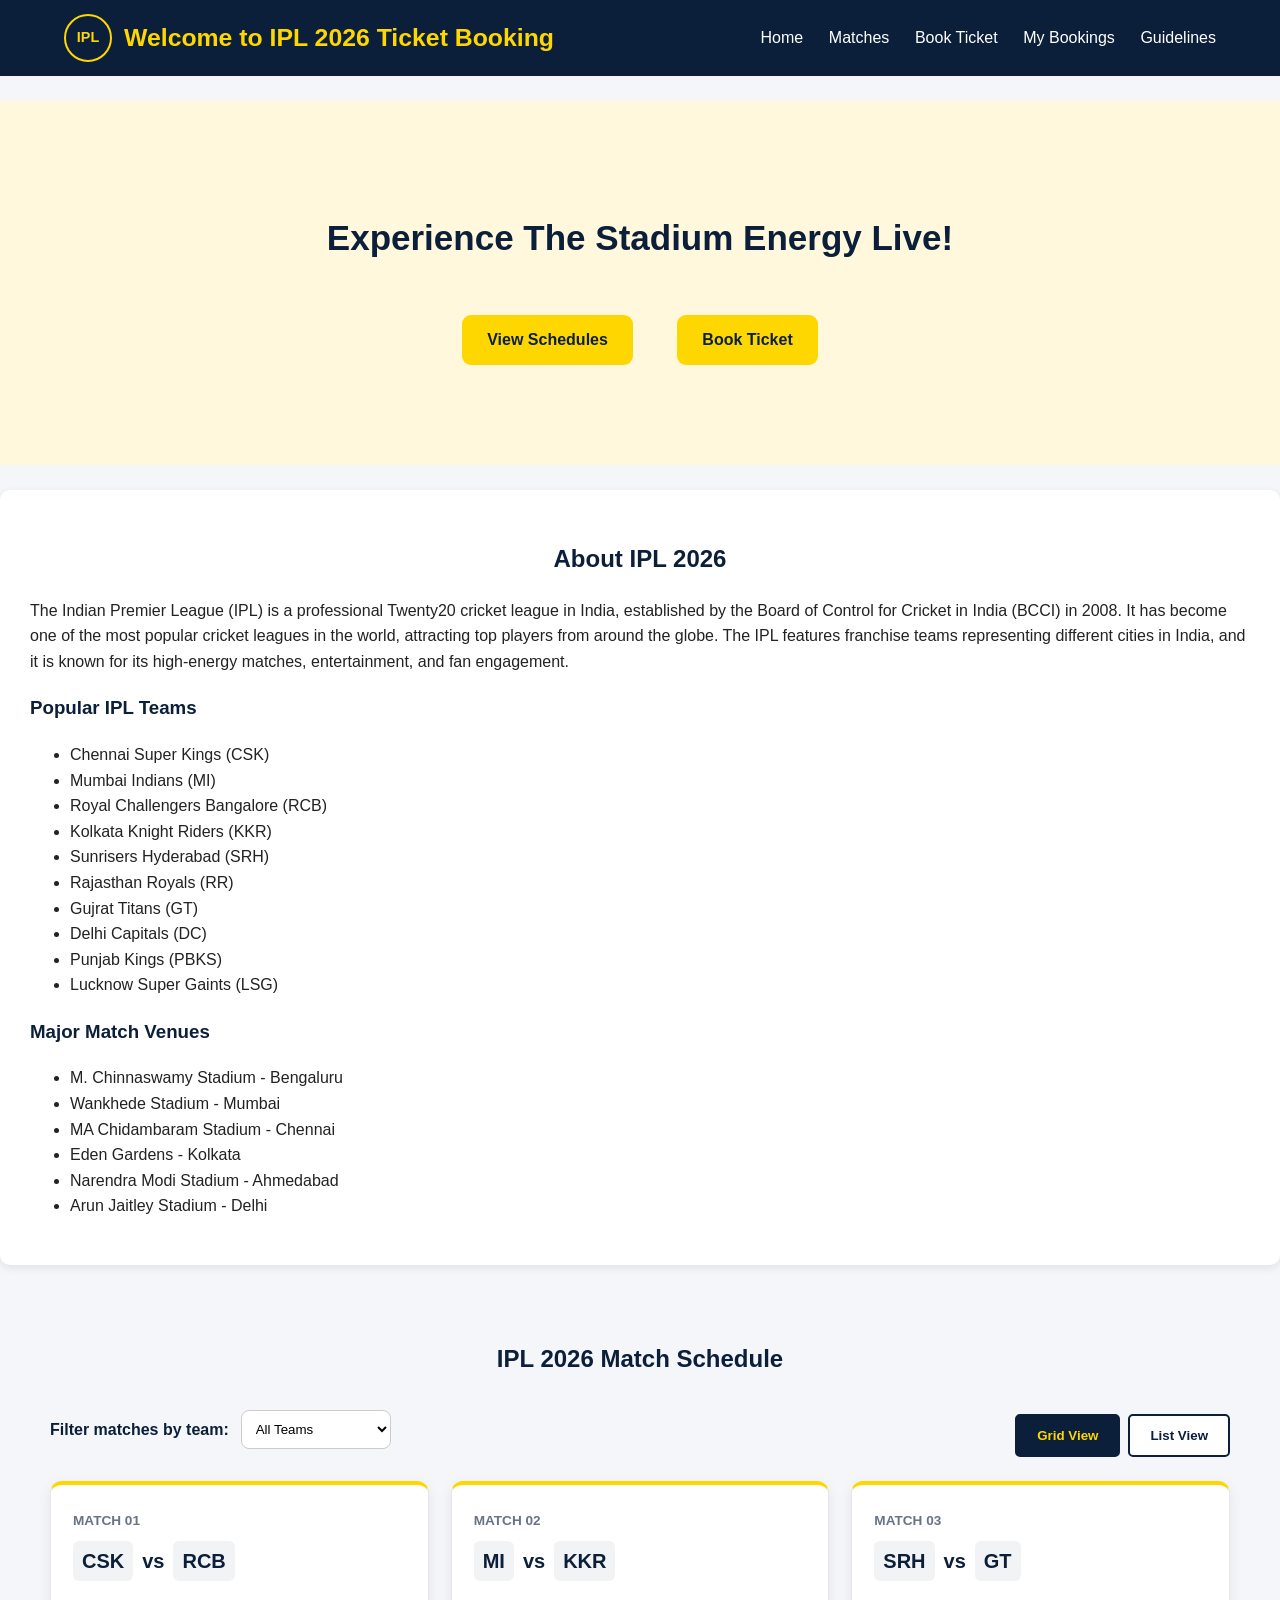
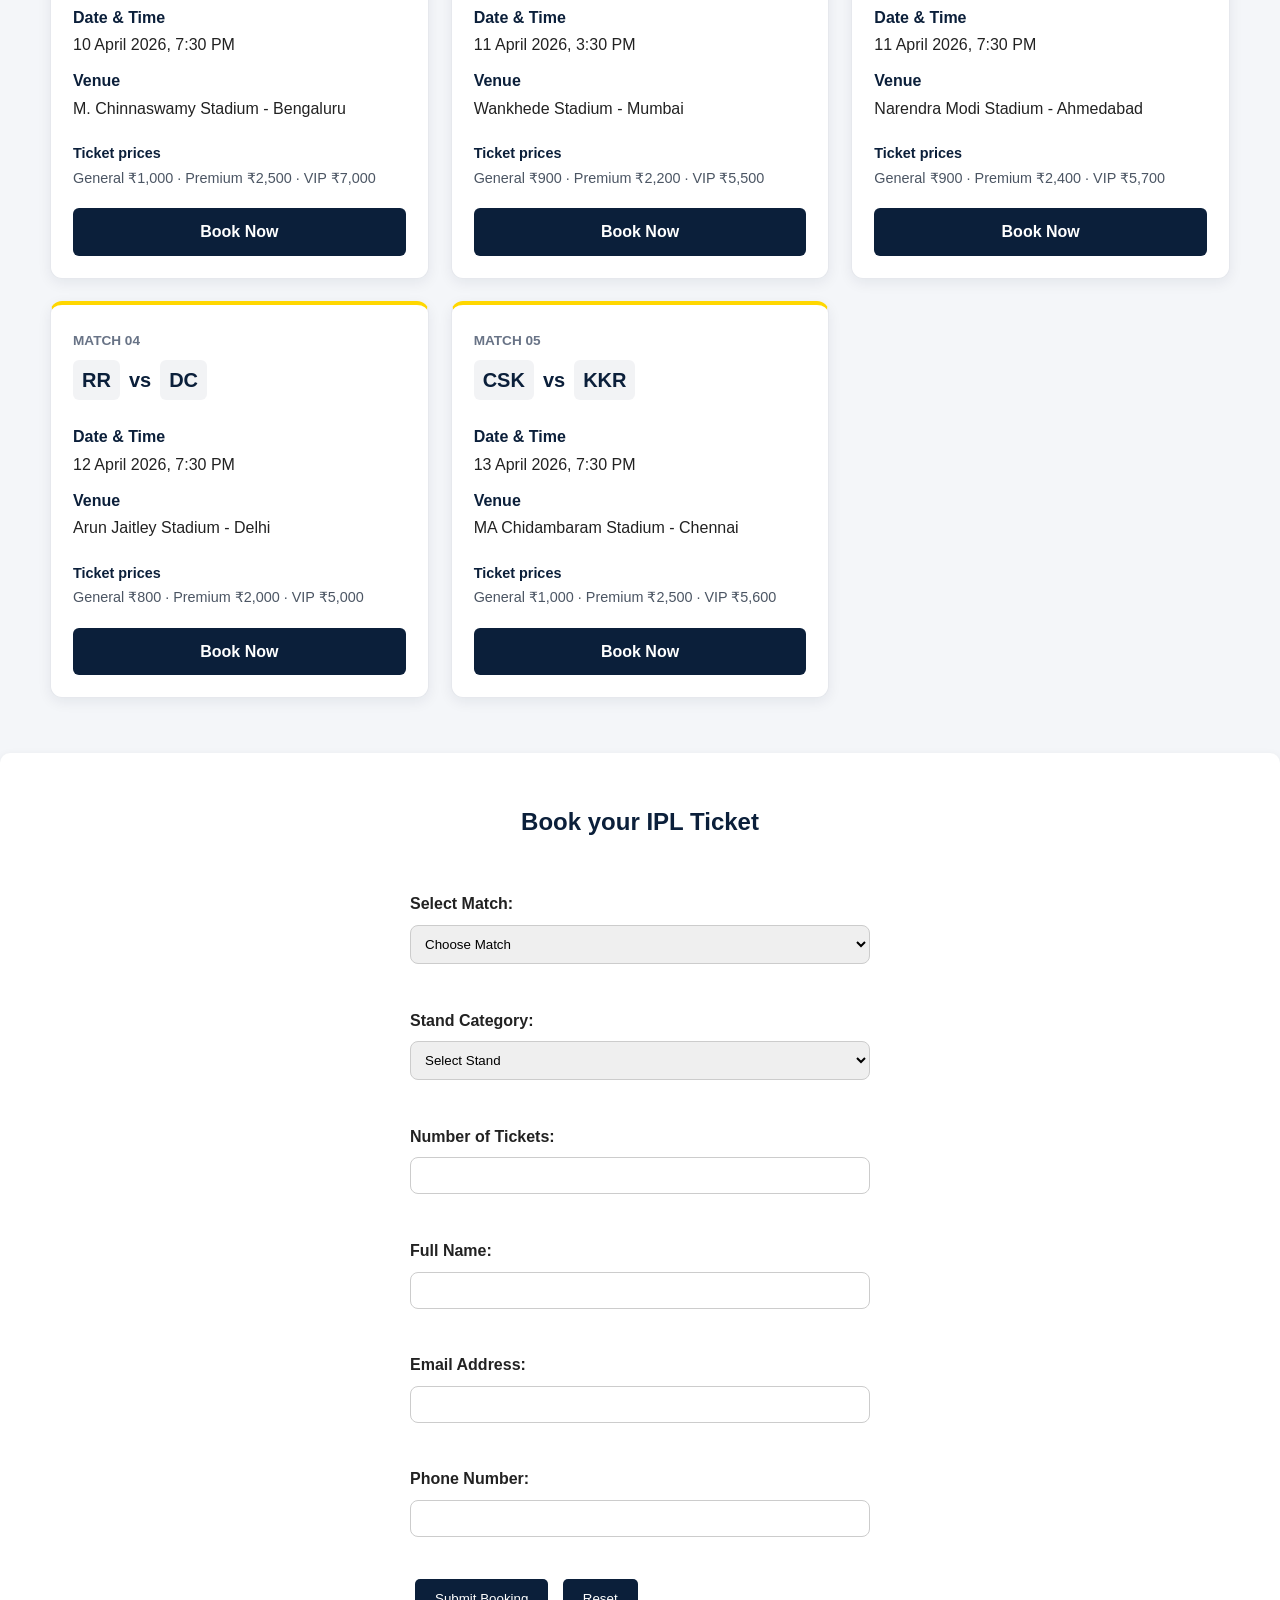
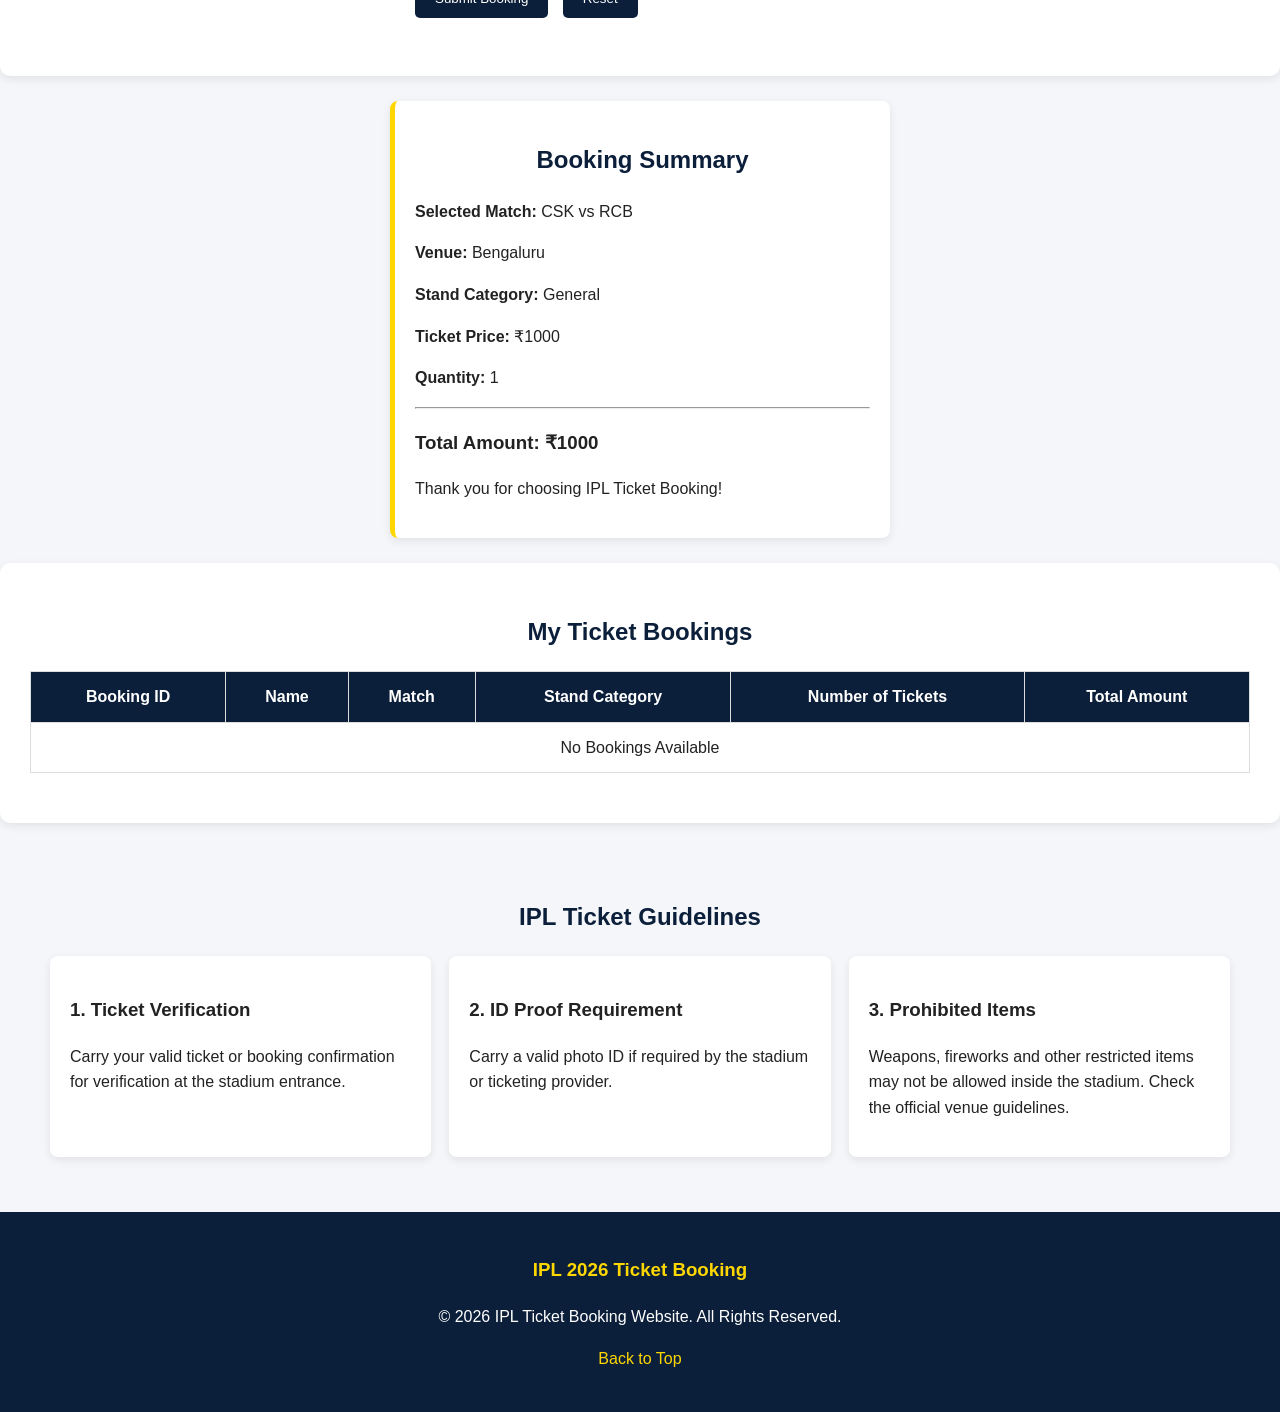
<file: index.html>
<!DOCTYPE html>
<html lang="en">
<head>
    <meta charset="UTF-8">
    <meta name="viewport" content="width=device-width, initial-scale=1.0">
    <title>Home | IPL 2026 Ticket Booking</title>
    <link rel="stylesheet" href="styles.css">
</head>
<body>

    <!--1. Navigation Bar-->
    <header class="site-header">
        <a class="site-brand" href="#home" aria-label="IPL ticket booking home">
            <span class="brand-mark" aria-hidden="true">IPL</span>
            <h1>Welcome to IPL 2026 Ticket Booking</h1>
        </a>

        <nav class="primary-navigation" id="primary-navigation" aria-label="Main navigation">
            <ul>
                <li><a href="#home">Home</a></li>
                <li><a href="#matches">Matches</a></li>
                <li><a href="booking.html">Book Ticket</a></li>
                <li><a href="#my-bookings">My Bookings</a></li>
                <li><a href="#guidelines">Guidelines</a></li>
            </ul>
        </nav>

        <button class="nav-toggle" type="button" aria-controls="primary-navigation"
            aria-expanded="false" aria-label="Open navigation menu">
            <span></span>
            <span></span>
            <span></span>
        </button>
    </header>

    <!--2. Hero Section-->
    <section id="home">
        <h2>Experience The Stadium Energy Live!</h2>

        <nav>
            <a href="#matches">View Schedules</a>

            <a href="booking.html">Book Ticket</a>
        </nav>
    </section>


    <!--3. About IPL-->
    <section id="about">
        <h2>About IPL 2026</h2>

        <p>
            The Indian Premier League (IPL) is a professional Twenty20 cricket league in India, established by the Board of Control for Cricket in India (BCCI) in 2008. It has become one of the most popular cricket leagues in the world, attracting top players from around the globe. The IPL features franchise teams representing different cities in India, and it is known for its high-energy matches, entertainment, and fan engagement.
        </p>

        <h3>Popular IPL Teams</h3>

        <ul>
            <li>Chennai Super Kings (CSK)</li>
            <li>Mumbai Indians (MI)</li>
            <li>Royal Challengers Bangalore (RCB)</li>
            <li>Kolkata Knight Riders (KKR)</li>
            <li>Sunrisers Hyderabad (SRH)</li>
            <li>Rajasthan Royals (RR)</li>
            <li>Gujrat Titans (GT)</li>
            <li>Delhi Capitals (DC)</li>
            <li>Punjab Kings (PBKS)</li>
            <li>Lucknow Super Gaints (LSG)</li>
        </ul>

        <h3>Major Match Venues</h3>

        <ul>
            <li>M. Chinnaswamy Stadium - Bengaluru</li>
            <li>Wankhede Stadium - Mumbai</li>
            <li>MA Chidambaram Stadium - Chennai</li>
            <li>Eden Gardens - Kolkata</li>
            <li>Narendra Modi Stadium - Ahmedabad</li>
            <li>Arun Jaitley Stadium - Delhi</li>
        </ul>

    </section>


    <!--4. Match Schedule-->
    <section id="matches" class="page-section">
        <h2>IPL 2026 Match Schedule</h2>

        <div class="match-controls">
            <div class="team-filter">
                <label for="Team">Filter matches by team:</label>
                <select id="Team" name="Team">
                    <option value="all">All Teams</option>
                    <option value="RCB">RCB</option>
                    <option value="CSK">CSK</option>
                    <option value="MI">MI</option>
                    <option value="KKR">KKR</option>
                    <option value="SRH">SRH</option>
                    <option value="RR">RR</option>
                    <option value="GT">GT</option>
                    <option value="DC">DC</option>
                    <option value="PBKS">PBKS</option>
                    <option value="LSG">LSG</option>
                </select>
            </div>

            <div class="view-toggle" role="group" aria-label="Match display style">
                <button class="view-button is-active" id="grid-view-button" type="button"
                    aria-pressed="true">Grid View</button>
                <button class="view-button" id="list-view-button" type="button"
                    aria-pressed="false">List View</button>
            </div>
        </div>

        <div class="match-grid" id="match-cards">
            <article class="match-card" data-teams="CSK RCB">
                <div class="match-card-heading">
                    <span class="match-number">Match 01</span>
                    <h3><span class="team-code">CSK</span> vs <span class="team-code">RCB</span></h3>
                </div>
                <div class="match-card-details">
                    <p><strong>Date &amp; Time</strong><span>10 April 2026, 7:30 PM</span></p>
                    <p><strong>Venue</strong><span>M. Chinnaswamy Stadium - Bengaluru</span></p>
                </div>
                <p class="match-pricing"><strong>Ticket prices</strong><span>General ₹1,000 · Premium ₹2,500 · VIP ₹7,000</span></p>
                <a href="#booking" class="schedule-book-button">Book Now</a>
            </article>

            <article class="match-card" data-teams="MI KKR">
                <div class="match-card-heading">
                    <span class="match-number">Match 02</span>
                    <h3><span class="team-code">MI</span> vs <span class="team-code">KKR</span></h3>
                </div>
                <div class="match-card-details">
                    <p><strong>Date &amp; Time</strong><span>11 April 2026, 3:30 PM</span></p>
                    <p><strong>Venue</strong><span>Wankhede Stadium - Mumbai</span></p>
                </div>
                <p class="match-pricing"><strong>Ticket prices</strong><span>General ₹900 · Premium ₹2,200 · VIP ₹5,500</span></p>
                <a href="#booking" class="schedule-book-button">Book Now</a>
            </article>

            <article class="match-card" data-teams="SRH GT">
                <div class="match-card-heading">
                    <span class="match-number">Match 03</span>
                    <h3><span class="team-code">SRH</span> vs <span class="team-code">GT</span></h3>
                </div>
                <div class="match-card-details">
                    <p><strong>Date &amp; Time</strong><span>11 April 2026, 7:30 PM</span></p>
                    <p><strong>Venue</strong><span>Narendra Modi Stadium - Ahmedabad</span></p>
                </div>
                <p class="match-pricing"><strong>Ticket prices</strong><span>General ₹900 · Premium ₹2,400 · VIP ₹5,700</span></p>
                <a href="#booking" class="schedule-book-button">Book Now</a>
            </article>

            <article class="match-card" data-teams="RR DC">
                <div class="match-card-heading">
                    <span class="match-number">Match 04</span>
                    <h3><span class="team-code">RR</span> vs <span class="team-code">DC</span></h3>
                </div>
                <div class="match-card-details">
                    <p><strong>Date &amp; Time</strong><span>12 April 2026, 7:30 PM</span></p>
                    <p><strong>Venue</strong><span>Arun Jaitley Stadium - Delhi</span></p>
                </div>
                <p class="match-pricing"><strong>Ticket prices</strong><span>General ₹800 · Premium ₹2,000 · VIP ₹5,000</span></p>
                <a href="#booking" class="schedule-book-button">Book Now</a>
            </article>

            <article class="match-card" data-teams="CSK KKR">
                <div class="match-card-heading">
                    <span class="match-number">Match 05</span>
                    <h3><span class="team-code">CSK</span> vs <span class="team-code">KKR</span></h3>
                </div>
                <div class="match-card-details">
                    <p><strong>Date &amp; Time</strong><span>13 April 2026, 7:30 PM</span></p>
                    <p><strong>Venue</strong><span>MA Chidambaram Stadium - Chennai</span></p>
                </div>
                <p class="match-pricing"><strong>Ticket prices</strong><span>General ₹1,000 · Premium ₹2,500 · VIP ₹5,600</span></p>
                <a href="#booking" class="schedule-book-button">Book Now</a>
            </article>
        </div>
        <p class="no-matches-message" id="no-matches-message" hidden>No matches found for this team.</p>
    </section>



    <!--6. Ticket Booking Form-->
    <section id="booking">

        <h2>Book your IPL Ticket</h2>

        <form>

            <label for="matche">Select Match:</label><br>

            <select id="match" name="match" required>
                <option value="">Choose Match</option>
                <option>CSK VS RCB</option>
                <option>MI VS KKR</option>
                <option>SRH VS GT</option>
                <option>RR VS DC</option>
                <option>CSK VS KKR</option>
            </select>
            <br><br>

            <label for="stand">Stand Category:</label><br>
            <select id="stand" name="stand">
                <option value="">Select Stand</option>
                <option>General</option>
                <option>Premimu</option>
                <option>VIP</option>
            </select>
            <br><br>

            <label for="ticket">Number of Tickets:</label><br>
            <input type="number" id="quantity" name="quantity" min="1" max="10" required>
            <br><br>

            <label for="name">Full Name:</label><br>
            <input type="text" id="name" name="name" required>
            <br><br>

            <label for="email">Email Address:</label><br>
            <input type="email" id="email" name="email" required>
            <br><br>

            <label for="phone">Phone Number:</label><br>
            <input type="tel" id="phone" name="phone" pattern="[0-9]{10}" maxlength="10" required>
            <br><br>

            <button type="submit">Submit Booking</button>
            <button type="reset">Reset</button>

        </form>

    </section>


    <!-- Part 7: Booking Summary -->
    <aside>

        <h2>Booking Summary</h2>

        <p>
            <strong>Selected Match:</strong>
            CSK vs RCB
        </p>

        <p>
            <strong>Venue:</strong>
            Bengaluru
        </p>

        <p>
            <strong>Stand Category:</strong>
            General
        </p>

        <p>
            <strong>Ticket Price:</strong>
            ₹1000
        </p>

        <p>
            <strong>Quantity:</strong>
            1
        </p>

        <hr>

        <h3>Total Amount: ₹1000</h3>

        <p>Thank you for choosing IPL Ticket Booking!</p>

    </aside>

    <!-- Part 8: My Ticket Bookings -->
    <section id="my-bookings">

        <h2>My Ticket Bookings</h2>

        <table border="1" cellpadding="8">

            <thead>
                <tr>
                    <th>Booking ID</th>
                    <th>Name</th>
                    <th>Match</th>
                    <th>Stand Category</th>
                    <th>Number of Tickets</th>
                    <th>Total Amount</th>
                </tr>
            </thead>

            <tbody>
                <tr>
                    <td colspan="6">No Bookings Available</td>
                </tr>
            </tbody>

        </table>

    </section>


        <!-- PART 9: GUIDELINES -->
        <section id="guidelines" class="page-section">

            <h2>IPL Ticket Guidelines</h2>

            <div class="guideline-grid">
                <article>
                    <h3>1. Ticket Verification</h3>
                    <p>
                        Carry your valid ticket or booking confirmation
                        for verification at the stadium entrance.
                    </p>
                </article>

                <article>
                    <h3>2. ID Proof Requirement</h3>
                    <p>
                        Carry a valid photo ID if required by the stadium
                        or ticketing provider.
                    </p>
                </article>

                <article>
                    <h3>3. Prohibited Items</h3>
                    <p>
                        Weapons, fireworks and other restricted items
                        may not be allowed inside the stadium.
                        Check the official venue guidelines.
                    </p>
                </article>
            </div>

        </section>


        <!-- PART 10: FOOTER -->
        <center>
        <footer>

        

            <h3>IPL 2026 Ticket Booking</h3>

            <p>
                © 2026 IPL Ticket Booking Website.
                All Rights Reserved.
            </p>

            <p>
                <a href="#home">Back to Top</a>
            </p>

        </footer>
        </center>

    <script src="app.js"></script>
</body>
</html>
</file>
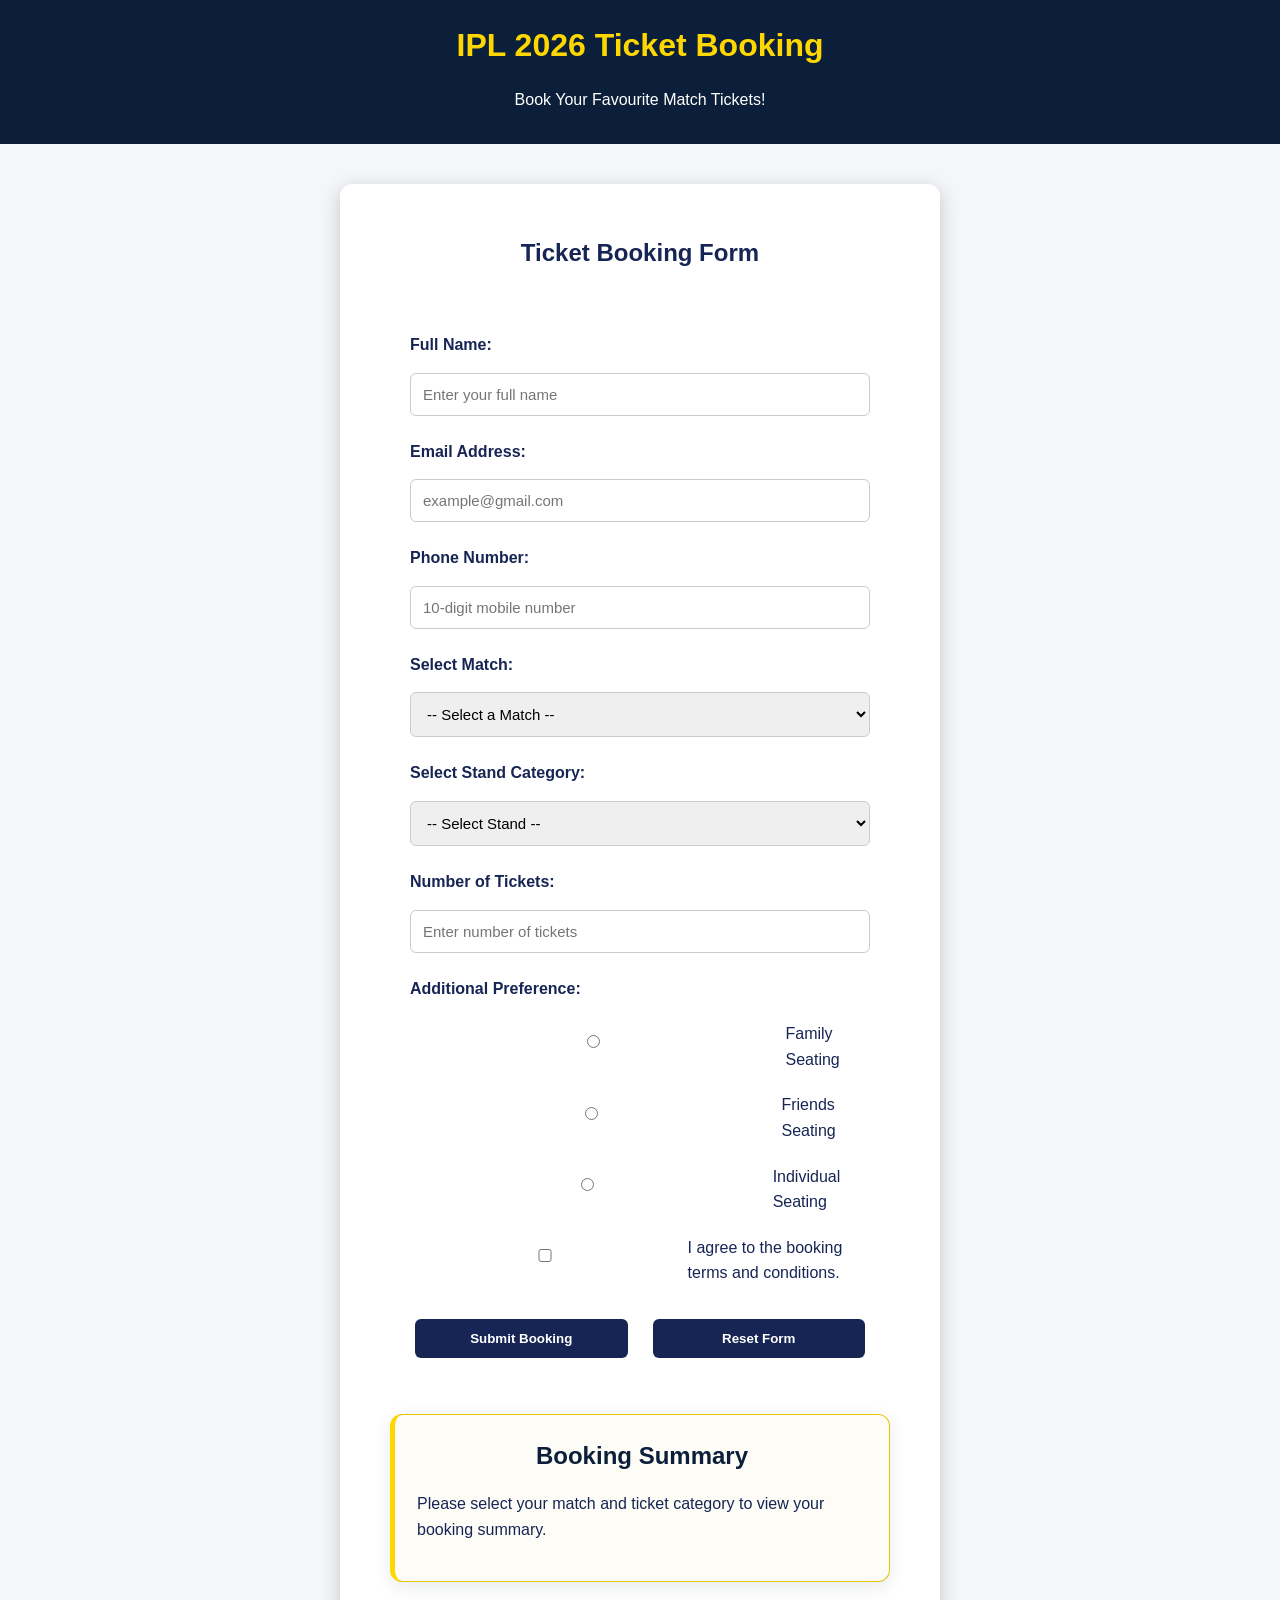
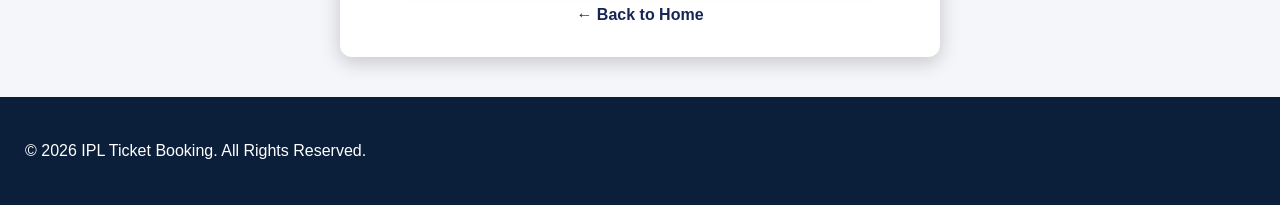
<file: booking.html>
<!DOCTYPE html>
<html lang="en">
<head>
    <meta charset="UTF-8">
    <meta name="viewport" content="width=device-width, initial-scale=1.0">
    <title>IPL Ticket Booking</title>
    <link rel="stylesheet" href="styles.css">
</head>

<body>

    <header>
        <h1>IPL 2026 Ticket Booking</h1>
        <p>Book Your Favourite Match Tickets!</p>
    </header>

    <main class="booking-container">

        <h2>Ticket Booking Form</h2>

        <form action="#" method="get">

            <!-- Name -->
            <label for="name">Full Name:</label>
            <input
                type="text"
                id="name"
                name="name"
                placeholder="Enter your full name"
                minlength="3"
                maxlength="40"
                pattern="[A-Za-z ]{3,40}"
                title="Enter 3 to 40 letters"
                required
            >

            <!-- Email -->
            <label for="email">Email Address:</label>
            <input
                type="email"
                id="email"
                name="email"
                placeholder="example@gmail.com"
                required
            >

            <!-- Phone -->
            <label for="phone">Phone Number:</label>
            <input
                type="tel"
                id="phone"
                name="phone"
                placeholder="10-digit mobile number"
                pattern="[0-9]{10}"
                minlength="10"
                maxlength="10"
                title="Enter exactly 10 digits"
                required
            >

            <!-- Match Selection -->
            <label for="match">Select Match:</label>
            <select id="match" name="match" required>
                <option value="">-- Select a Match --</option>
                <option value="RCB vs CSK">RCB vs CSK</option>
                <option value="MI vs KKR">MI vs KKR</option>
                <option value="RCB vs MI">RCB vs MI</option>
                <option value="CSK vs SRH">CSK vs SRH</option>
                <option value="KKR vs RR">KKR vs RR</option>
            </select>

            <!-- Stand Category -->
            <label for="stand">Select Stand Category:</label>
            <select id="stand" name="stand" required>
                <option value="">-- Select Stand --</option>
                <option value="General">General Stand</option>
                <option value="Premium">Premium Stand</option>
                <option value="VIP">VIP Stand</option>
                <option value="Corporate">Corporate Box</option>
            </select>

            <!-- Number of Tickets -->
            <label for="tickets">Number of Tickets:</label>
            <input
                type="number"
                id="tickets"
                name="tickets"
                min="1"
                max="10"
                placeholder="Enter number of tickets"
                required
            >

            <!-- Additional Preference -->
            <label>Additional Preference:</label>

            <div class="preference">
                <input
                    type="radio"
                    id="family"
                    name="preference"
                    value="Family"
                    required
                >
                <label for="family">Family Seating</label>
            </div>

            <div class="preference">
                <input
                    type="radio"
                    id="friends"
                    name="preference"
                    value="Friends"
                >
                <label for="friends">Friends Seating</label>
            </div>

            <div class="preference">
                <input
                    type="radio"
                    id="individual"
                    name="preference"
                    value="Individual"
                >
                <label for="individual">Individual Seating</label>
            </div>

            <!-- Terms -->
            <div class="preference">
                <input
                    type="checkbox"
                    id="terms"
                    name="terms"
                    required
                >
                <label for="terms">
                    I agree to the booking terms and conditions.
                </label>
            </div>

            <!-- Buttons -->
            <div class="form-buttons">
                <button type="submit">Submit Booking</button>
                <button type="reset">Reset Form</button>
            </div>

        </form>

        <aside class="booking-summary" id="booking-summary" aria-live="polite">
            <h2>Booking Summary</h2>
            <p id="summary-placeholder">
                Please select your match and ticket category to view your booking summary.
            </p>

            <div id="summary-content" hidden>
                <dl class="booking-summary-details">
                    <div>
                        <dt>Customer Name</dt>
                        <dd id="summary-name">Not entered</dd>
                    </div>
                    <div>
                        <dt>Selected Match</dt>
                        <dd id="summary-match">Not selected</dd>
                    </div>
                    <div>
                        <dt>Stand Category</dt>
                        <dd id="summary-stand">Not selected</dd>
                    </div>
                    <div>
                        <dt>Number of Tickets</dt>
                        <dd id="summary-quantity">0</dd>
                    </div>
                    <div>
                        <dt>Price per Ticket</dt>
                        <dd id="summary-unit-price">₹0</dd>
                    </div>
                </dl>

                <p class="booking-summary-total">
                    Total Price: <strong id="summary-total">₹0</strong>
                </p>
                <p class="booking-price-note">Sample prices for this academic project; not official IPL prices.</p>
            </div>
        </aside>

        <a href="index.html" class="back-link">
            ← Back to Home
        </a>

    </main>

    <footer>
        <p>© 2026 IPL Ticket Booking. All Rights Reserved.</p>
    </footer>

    <script src="app.js"></script>
</body>
</html>
</file>
<file: styles.css>
:root {
    --primary: #0B1F3A;
    --accent: #FFD700;
    --background: #F4F6F9;
    --text: #222222;
}

* {
    box-sizing:border-box;
}

html {
    scroll-behavior: smooth;
    scroll-padding-top: 90px;
}

body {
    margin: 0;
    padding: 0;
    font-family: Arial, sans-serif;
    background-color: var(--background);
    color: var(--text);
    line-height: 1.6;
}

section {
    padding: 30px;
    margin: 25px auto;
}

header {
    background-color: var(--primary);
    color: white;
    padding: 15px;
    text-align: center;
    position: sticky;
    top: 0;
    z-index: 1000;
}

header h1 {
    margin: 5px;
    color: var(--accent);
}

nav ul {
    list-style: none;
    padding: 0;
    margin: 10px 0;
}

nav li {
    display: inline-block;
    margin: 0 15px;
}

nav ul li a {
    color: white;
    text-decoration:none;
    font-weight:lighter;
}

nav ul li a:hover {
    color: var(--accent);
}

#home {
    max-width: 100%;
    min-height: 300px;
    background-color:cornsilk;
    text-align: center;
    padding: 80px 20px;
}

#home h2 {
    font-size: 35px;
}

#home a {
    display:inline-block;
    background-color: var(--accent);
    color: var(--primary);
    padding: 12px 25px;
    margin: 20px;
    border-radius: 9px;
    text-decoration:none;
    font-weight: bold;
}

#home a:hover {
    background-color: white;
}

h2 {
    color: var(--primary);
    text-align: center;
}

#about {
    background-color: white;
    border-radius: 10px;
    box-shadow: 0 3px 10px #00000015;
}

#about h3 {
    color: var(--primary);
}

table {
    width: 100%;
    border-collapse: collapse;
    background-color: white;
    margin: 20px auto;
}

th {
    background-color: var(--primary);
    color: white;
    padding: 12px;
}

td {
    padding: 12px;
    text-align: center;
}

th,td {
    border: 1px solid #dddddd;
}

tr:hover {
    background-color: #FFF5CC;
}

select, input {
    padding: 10px;
    margin: 8px 0;
    border: 1px solid #cccccc;
    border-radius: 8px;
}

select {
    cursor:pointer;
}


#booking {
    background-color: white;
    border-radius: 10px;
    box-shadow: 0 3px 10px #00000015;
}

form {
    max-width: 500px;
    margin: auto;
    padding: 20px;
}

form label {
    font-weight: bold;
    display:inline-block;
    margin-top: 10px;
}

form input, form select {
    width: 100%;
}

button {
    background-color: var(--primary);
    color:white;
    padding: 12px 20px;
    border:none;
    border-radius: 5px;
    cursor: pointer;
    margin: 8px 5px;
}

button:hover {
    background: #174A7E;
}


aside {
    max-width: 500px;
    margin: 25px auto;
    padding: 20px;
    background-color:white;
    border-left: 5px solid var(--accent);
    border-radius: 8px;
    box-shadow: 0 3px 10px #00000015;
}


#my-bookings {
    background-color: white;
    border-radius: 10px;
    box-shadow: 0 3px 10px #00000015;
}


#guidelines article {
    background-color: white;
    padding: 20px;
    margin: 15px 0;
    border-radius: 8px;
    box-shadow: 0 3px 10px #00000015;
}

#guidelines articles h3 {
    color: var(--primary);
}


footer {
    background-color: var(--primary);
    color: white;
    padding: 25px;
}

footer h3 {
    color: var(--accent);
}

footer a {
    color: var(--accent);
    text-decoration:none;
}

footer a:hover {
    color: white;
}



/* ACTIVITY 3 - BOOKING FORM */

.booking-container {
    max-width: 600px;
    margin: 40px auto;
    padding: 30px;
    background: #ffffff;
    color: #172554;
    border-radius: 12px;
    box-shadow: 0 5px 20px rgba(0, 0, 0, 0.2);
}

.booking-container h2 {
    text-align: center;
    color: #172554;
    margin-bottom: 25px;
}

.booking-container form > label {
    display: block;
    margin-top: 15px;
    margin-bottom: 7px;
    font-weight: bold;
}

.booking-container input:not([type="radio"]):not([type="checkbox"]),
.booking-container select {
    width: 100%;
    padding: 12px;
    border: 1px solid #ccc;
    border-radius: 6px;
    box-sizing: border-box;
    font-size: 15px;
}

.booking-container input:focus,
.booking-container select:focus {
    outline: 2px solid #d4af37;
    border-color: #d4af37;
}

.preference {
    display: flex;
    align-items: center;
    gap: 8px;
    margin: 10px 0;
}

.preference label {
    font-weight: normal;
}

.form-buttons {
    display: flex;
    gap: 15px;
    margin-top: 25px;
}

.form-buttons button {
    flex: 1;
    padding: 12px;
    background: #172554;
    color: white;
    border: none;
    border-radius: 6px;
    cursor: pointer;
    font-weight: bold;
}

.form-buttons button:hover {
    background: #d4af37;
    color: #172554;
}

.back-link {
    display: block;
    margin-top: 20px;
    text-align: center;
    color: #172554;
    text-decoration: none;
    font-weight: bold;
}

.back-link:hover {
    color: #d4af37;
}

.booking-summary {
    max-width: 500px;
    margin: 28px auto 0;
    padding: 22px;
    border: 1px solid #e5c400;
    border-left: 5px solid var(--accent);
    border-radius: 12px;
    background: #fdfcf7;
    box-shadow: 0 5px 18px #0b1f3a18;
}

.booking-summary h2 {
    margin: 0 0 16px;
    color: var(--primary);
}

.booking-summary-details {
    margin: 0;
}

.booking-summary-details > div {
    display: flex;
    justify-content: space-between;
    gap: 16px;
    padding: 9px 0;
    border-bottom: 1px solid #e7e7e7;
}

.booking-summary-details dt {
    font-weight: bold;
}

.booking-summary-details dd {
    margin: 0;
    text-align: right;
}

.booking-summary-total {
    display: flex;
    justify-content: space-between;
    gap: 12px;
    margin: 18px 0 4px;
    padding-top: 12px;
    border-top: 2px solid var(--accent);
    color: var(--primary);
    font-size: 1.15rem;
    font-weight: bold;
}

.booking-summary-total strong {
    color: #956f00;
    font-size: 1.35rem;
}

.booking-price-note {
    margin: 8px 0 0;
    color: #555;
    font-size: 0.85rem;
}


/* ACTIVITY 5 - TOAST NOTIFICATIONS */

.toast {
    position: fixed;
    top: 25px;
    right: 25px;
    z-index: 99999;

    min-width: 260px;
    max-width: calc(100vw - 50px);

    padding: 16px 22px;
    border-radius: 10px;

    color: white;
    font-weight: bold;
    font-size: 14px;

    opacity: 0;
    transform: translateX(120%);

    transition: opacity 0.4s ease,
                transform 0.4s ease;
}

.toast.show {
    opacity: 1;
    transform: translateX(0);
}

.toast.success {
    background: #15803d;
}

.toast.error {
    background: #dc2626;
}

.toast.info {
    background: #1d4ed8;
}

@media (max-width: 600px) {
    .toast {
        right: 15px;
        top: 15px;
        left: 15px;
        min-width: 0;
    }
}

/* ACTIVITY 8 - RESPONSIVE LAYOUT */

img {
    max-width: 100%;
    height: auto;
}

.site-header {
    display: flex;
    align-items: center;
    justify-content: space-between;
    gap: 24px;
    padding: 14px 5%;
    text-align: left;
}

.site-brand {
    display: flex;
    align-items: center;
    gap: 12px;
    min-width: 0;
    color: white;
    text-decoration: none;
}

.site-brand h1 {
    margin: 0;
    font-size: clamp(1.05rem, 2vw, 1.55rem);
    line-height: 1.25;
}

.brand-mark {
    display: inline-grid;
    flex: 0 0 48px;
    width: 48px;
    height: 48px;
    place-items: center;
    border: 2px solid var(--accent);
    border-radius: 50%;
    color: var(--accent);
    font-size: 0.9rem;
    font-weight: 800;
}

.site-header .primary-navigation {
    margin-left: auto;
}

.site-header .primary-navigation ul {
    display: flex;
    align-items: center;
    gap: clamp(12px, 2vw, 28px);
    margin: 0;
}

.site-header .primary-navigation li {
    margin: 0;
}

.site-header .primary-navigation a {
    display: inline-block;
    padding: 8px 0;
    white-space: nowrap;
}

.nav-toggle {
    display: none;
}

.page-section {
    width: 100%;
    max-width: 1240px;
}

.match-controls {
    display: flex;
    align-items: end;
    justify-content: space-between;
    gap: 18px;
    margin: 24px 0;
}

.team-filter {
    display: flex;
    align-items: center;
    gap: 12px;
}

.team-filter label {
    font-weight: bold;
    color: var(--primary);
}

.team-filter select {
    min-width: 150px;
    background: white;
}

.view-toggle {
    display: flex;
    gap: 8px;
}

.view-toggle .view-button {
    margin: 0;
    border: 2px solid var(--primary);
    background: white;
    color: var(--primary);
    font-weight: bold;
}

.view-toggle .view-button.is-active {
    border-color: var(--primary);
    background: var(--primary);
    color: var(--accent);
}

.match-grid {
    display: grid;
    grid-template-columns: repeat(3, minmax(0, 1fr));
    gap: 22px;
    align-items: stretch;
}

.match-card {
    display: flex;
    min-width: 0;
    flex-direction: column;
    padding: 22px;
    border: 1px solid #e6e8ed;
    border-top: 4px solid var(--accent);
    border-radius: 12px;
    background: white;
    box-shadow: 0 4px 14px #0b1f3a12;
    transition: transform 180ms ease, box-shadow 180ms ease;
}

.match-card[hidden] {
    display: none;
}

.match-card:hover {
    transform: translateY(-3px);
    box-shadow: 0 8px 20px #0b1f3a20;
}

.match-card-heading {
    margin-bottom: 14px;
}

.match-number {
    color: #687386;
    font-size: 0.85rem;
    font-weight: bold;
    text-transform: uppercase;
}

.match-card-heading h3 {
    display: flex;
    align-items: center;
    gap: 9px;
    margin: 8px 0 0;
    color: var(--primary);
    font-size: 1.25rem;
}

.team-code {
    display: inline-block;
    padding: 4px 9px;
    border-radius: 6px;
    background: #0b1f3a0d;
    color: var(--primary);
}

.match-card-details p {
    display: flex;
    flex-direction: column;
    gap: 2px;
    margin: 10px 0;
    overflow-wrap: anywhere;
}

.match-card-details strong,
.match-pricing strong {
    color: var(--primary);
}

.match-pricing {
    margin: 10px 0 18px;
    color: #4b5563;
    font-size: 0.9rem;
    line-height: 1.7;
}

.match-pricing strong,
.match-pricing span {
    display: block;
}

.schedule-book-button {
    display: block;
    margin-top: auto;
    padding: 11px 16px;
    border-radius: 6px;
    background: var(--primary);
    color: white;
    font-weight: bold;
    text-align: center;
    text-decoration: none;
    transition: background-color 180ms ease, color 180ms ease;
}

.schedule-book-button:hover {
    background: var(--accent);
    color: var(--primary);
}

.match-grid.is-list-view {
    display: flex;
    flex-direction: column;
    gap: 14px;
}

.match-grid.is-list-view .match-card {
    display: grid;
    grid-template-columns: minmax(170px, 1fr) minmax(190px, 1.2fr) minmax(230px, 1.4fr) minmax(120px, 0.7fr);
    align-items: center;
    gap: 18px;
}

.match-grid.is-list-view .match-card-heading,
.match-grid.is-list-view .match-card-details p,
.match-grid.is-list-view .match-pricing {
    margin: 0;
}

.match-grid.is-list-view .schedule-book-button {
    margin: 0;
}

.no-matches-message {
    margin: 24px 0 0;
    padding: 18px;
    border: 1px solid #e5c400;
    border-radius: 8px;
    background: #fffdf2;
    color: var(--primary);
    text-align: center;
}

.guideline-grid {
    display: grid;
    grid-template-columns: repeat(3, minmax(0, 1fr));
    gap: 18px;
    align-items: stretch;
}

#guidelines .guideline-grid article {
    height: 100%;
    margin: 0;
}

#my-bookings {
    overflow-x: auto;
}

@media (max-width: 1024px) {
    .match-grid {
        grid-template-columns: repeat(2, minmax(0, 1fr));
    }

    .guideline-grid {
        grid-template-columns: repeat(2, minmax(0, 1fr));
    }

    .site-header {
        gap: 16px;
        padding-right: 3%;
        padding-left: 3%;
    }

    .site-header .primary-navigation ul {
        gap: 14px;
    }

    .site-header .primary-navigation a {
        font-size: 0.92rem;
    }

    .match-grid.is-list-view .match-card {
        grid-template-columns: minmax(150px, 1fr) minmax(160px, 1.2fr) minmax(190px, 1.4fr) minmax(110px, 0.7fr);
        gap: 12px;
    }
}

@media (max-width: 768px) {
    .site-header {
        flex-wrap: wrap;
        gap: 0;
        padding: 12px 20px;
    }

    .site-brand {
        flex: 1;
    }

    .nav-toggle {
        display: flex;
        order: 2;
        width: 44px;
        height: 44px;
        flex-direction: column;
        align-items: center;
        justify-content: center;
        gap: 5px;
        margin: 0;
        padding: 8px;
        border: 1px solid #ffffff50;
        background: transparent;
    }

    .nav-toggle:hover {
        background: #ffffff18;
    }

    .nav-toggle span {
        display: block;
        width: 22px;
        height: 2px;
        border-radius: 2px;
        background: var(--accent);
        transition: transform 180ms ease, opacity 180ms ease;
    }

    .nav-toggle.is-open span:first-child {
        transform: translateY(7px) rotate(45deg);
    }

    .nav-toggle.is-open span:nth-child(2) {
        opacity: 0;
    }

    .nav-toggle.is-open span:last-child {
        transform: translateY(-7px) rotate(-45deg);
    }

    .site-header .primary-navigation {
        order: 3;
        width: 100%;
        max-height: 0;
        margin: 0;
        overflow: hidden;
        opacity: 0;
        visibility: hidden;
        transition: max-height 240ms ease, opacity 180ms ease, visibility 0s linear 240ms;
    }

    .site-header .primary-navigation.is-open {
        max-height: 360px;
        padding-top: 8px;
        opacity: 1;
        visibility: visible;
        transition: max-height 240ms ease, opacity 180ms ease, visibility 0s;
    }

    .site-header .primary-navigation ul {
        display: flex;
        align-items: stretch;
        flex-direction: column;
        gap: 0;
        margin: 0;
    }

    .site-header .primary-navigation li {
        border-top: 1px solid #ffffff24;
    }

    .site-header .primary-navigation a {
        display: block;
        padding: 11px 4px;
        font-size: 1rem;
    }

    .match-grid,
    .guideline-grid {
        grid-template-columns: minmax(0, 1fr);
    }

    .match-controls {
        align-items: stretch;
        flex-direction: column;
    }

    .team-filter {
        justify-content: space-between;
    }

    .match-grid.is-list-view .match-card {
        grid-template-columns: minmax(0, 1fr) minmax(0, 1fr);
    }

    .match-grid.is-list-view .match-pricing {
        grid-column: 1 / -1;
    }

    .match-grid.is-list-view .schedule-book-button {
        grid-column: 1 / -1;
    }

    .booking-container {
        width: calc(100% - 32px);
        margin: 24px auto;
        padding: 24px 18px;
    }

    section {
        padding: 24px;
    }
}

@media (max-width: 480px) {
    .site-header {
        padding: 10px 14px;
    }

    .brand-mark {
        flex-basis: 40px;
        width: 40px;
        height: 40px;
        font-size: 0.78rem;
    }

    .site-brand {
        gap: 9px;
    }

    .site-brand h1 {
        font-size: 1rem;
    }

    #home {
        min-height: 0;
        padding: 56px 16px;
    }

    #home h2 {
        font-size: 1.7rem;
    }

    section {
        margin: 16px auto;
        padding: 18px 14px;
    }

    .match-controls,
    .team-filter {
        align-items: stretch;
        flex-direction: column;
    }

    .team-filter select,
    .view-toggle,
    .view-toggle .view-button {
        width: 100%;
    }

    .view-toggle .view-button {
        padding-right: 8px;
        padding-left: 8px;
    }

    .match-grid {
        gap: 14px;
    }

    .match-card {
        padding: 18px;
    }

    .match-grid.is-list-view .match-card {
        display: flex;
        align-items: stretch;
        flex-direction: column;
        gap: 12px;
    }

    .match-grid.is-list-view .match-pricing,
    .match-grid.is-list-view .schedule-book-button {
        grid-column: auto;
    }

    .form-buttons {
        flex-direction: column;
        gap: 8px;
    }

    .form-buttons button {
        width: 100%;
    }

    .booking-summary {
        padding: 18px 14px;
    }

    .booking-summary-details > div {
        gap: 10px;
    }

    .booking-summary-total {
        font-size: 1rem;
    }
}
</file>
